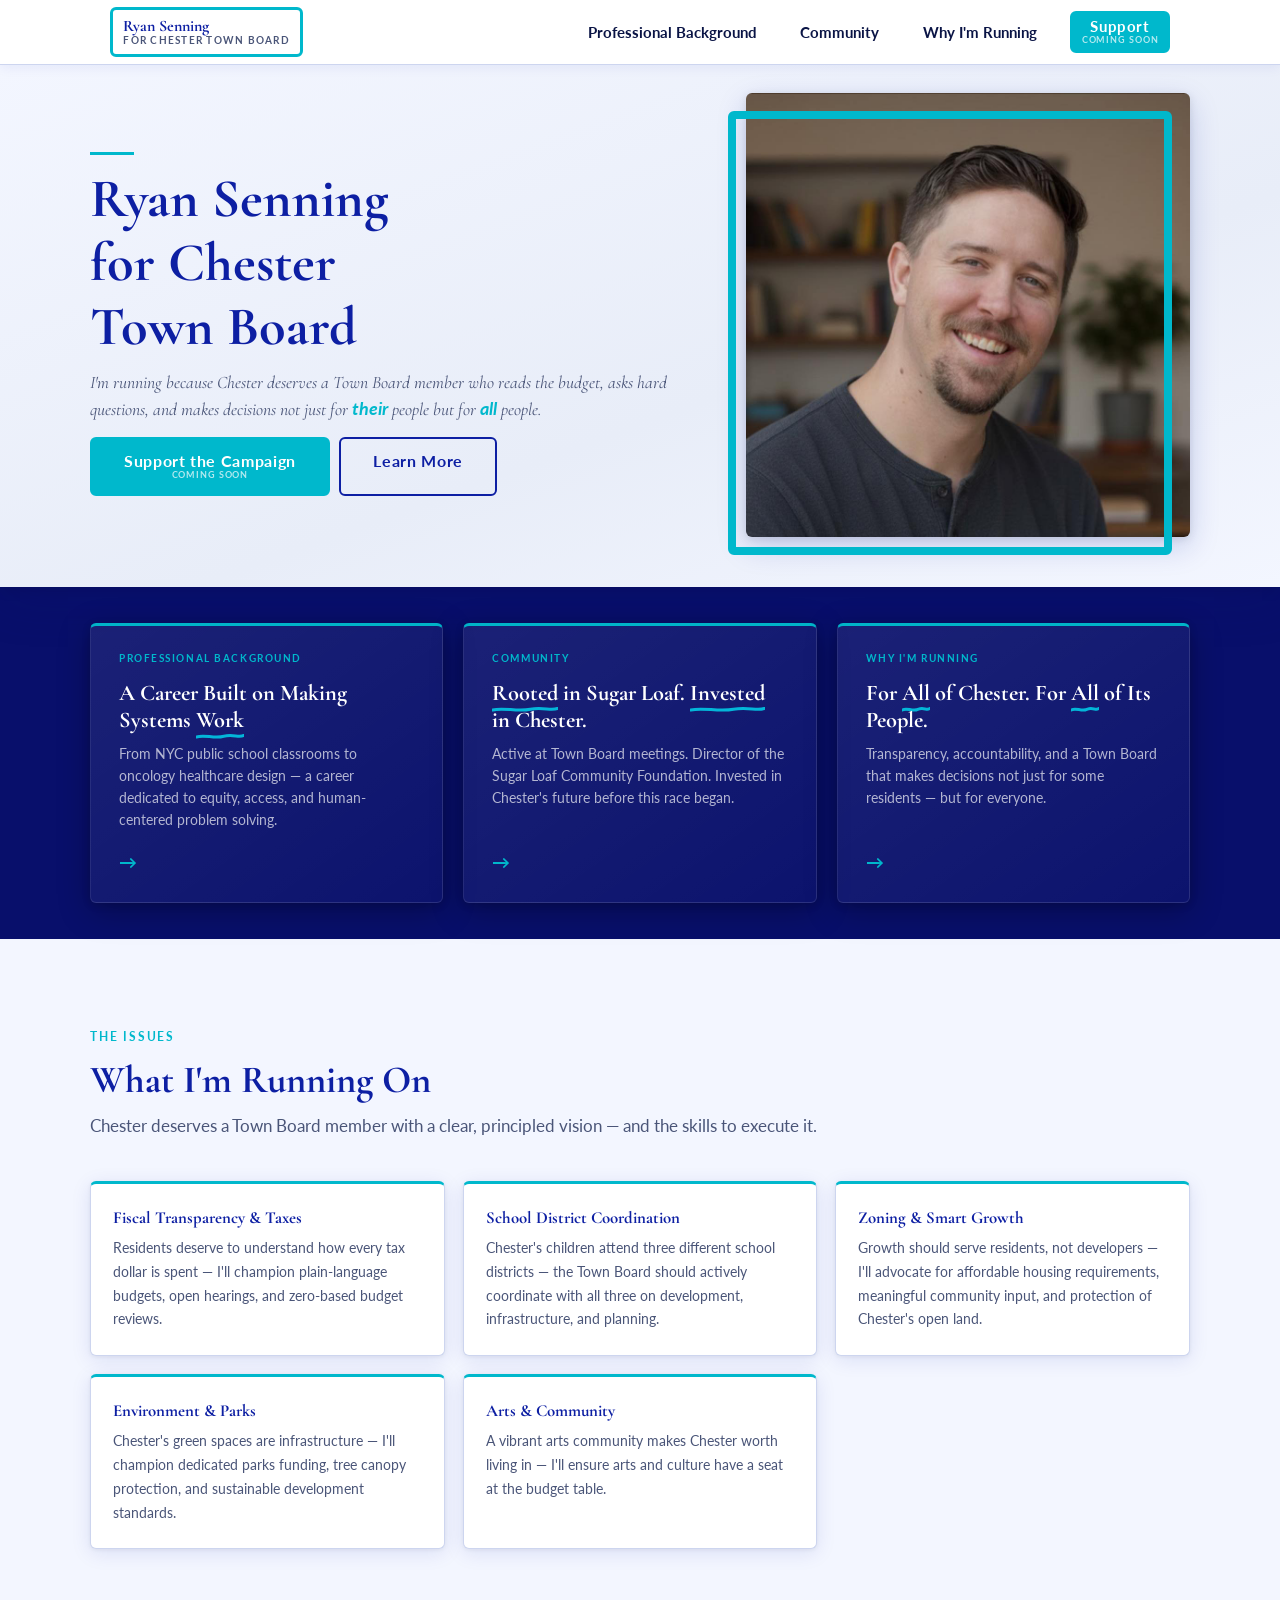
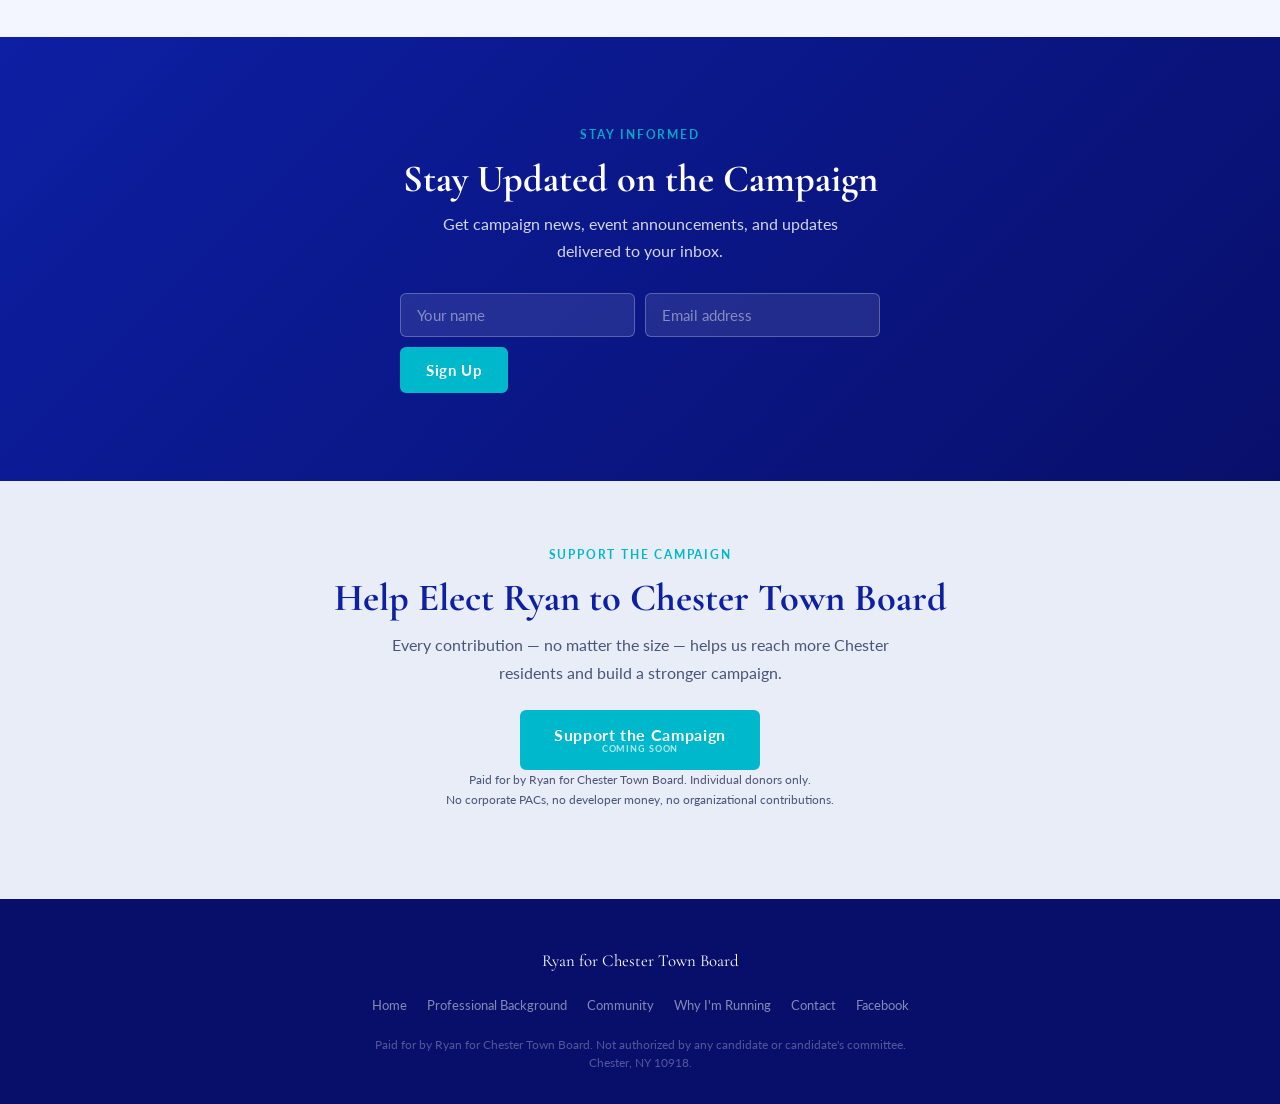
<file: index.html>
<!DOCTYPE html>
<html lang="en">
<head>
  <meta charset="UTF-8">
  <meta name="viewport" content="width=device-width, initial-scale=1.0">
  <title>Ryan Senning for Chester Town Board</title>
  <meta name="description" content="Ryan Senning is running for Chester Town Board. Fiscal accountability, smart growth, and a town government that works for the people who live here.">
  <link rel="preconnect" href="https://fonts.googleapis.com">
  <link rel="preconnect" href="https://fonts.gstatic.com" crossorigin>
  <link href="https://fonts.googleapis.com/css2?family=Cormorant+Garamond:ital,wght@0,400;0,600;0,700;1,400;1,600&family=Lato:wght@300;400;700&display=swap" rel="stylesheet">
  <link rel="stylesheet" href="css/styles.css?v=5">
  <!-- Google tag (gtag.js) -->
  <script async src="https://www.googletagmanager.com/gtag/js?id=G-EJHV6Q003W"></script>
  <script>
    window.dataLayer = window.dataLayer || [];
    function gtag(){dataLayer.push(arguments);}
    gtag('js', new Date());
    gtag('config', 'G-EJHV6Q003W');
  </script>
</head>
<body>

  <!-- NAVIGATION -->
  <nav class="site-nav" role="navigation" aria-label="Main navigation">
    <div class="nav-inner">
      <a href="index.html" class="nav-brand">
        Ryan Senning
        <span class="nav-brand-sub">for Chester Town Board</span>
      </a>
      <button class="nav-toggle" aria-label="Toggle menu" aria-expanded="false">
        <span></span><span></span><span></span>
      </button>
      <ul class="nav-menu" role="list">
        <li><a href="about.html">Professional Background</a></li>
        <li><a href="community.html">Community</a></li>
        <li><a href="why.html">Why I'm Running</a></li>
        <li><a href="https://www.actblue.com/PLACEHOLDER" class="btn btn--donate">Support</a></li>
      </ul>
    </div>
    <div class="nav-drawer" role="navigation" aria-label="Mobile navigation">
      <a href="about.html">Professional Background</a>
      <a href="community.html">Community</a>
      <a href="why.html">Why I'm Running</a>
      <a href="https://www.actblue.com/PLACEHOLDER" class="btn btn--donate">Support</a>
    </div>
  </nav>

  <!-- HERO -->
  <section class="hero">
    <div class="hero-inner">
      <div class="hero-text">
        <div class="hero-rule"></div>
        <h1>Ryan Senning<br>for Chester<br>Town Board</h1>
        <p class="hero-tagline">I'm running because Chester deserves a Town Board member who reads the budget, asks hard questions, and makes decisions not just for <span class="tagline-accent">their</span> people but for <span class="tagline-accent">all</span> people.</p>
        <div class="hero-ctas">
          <a href="https://www.actblue.com/PLACEHOLDER" class="btn btn--donate btn--lg">Support the Campaign</a>
          <a href="why.html" class="btn btn--outline btn--lg">Learn More</a>
        </div>
      </div>
      <div class="hero-photo">
        <img src="images/headshot.jpg" alt="Ryan Senning, candidate for Chester Town Board">
      </div>
    </div>
  </section>

  <!-- NAV TILES -->
  <section class="nav-tiles">
    <div class="nav-tiles-inner">
      <a href="about.html" class="nav-tile">
        <span class="nav-tile-eyebrow">Professional Background</span>
        <h2>A Career Built on Making Systems <span class="marker">Work</span></h2>
        <p>From NYC public school classrooms to oncology healthcare design — a career dedicated to equity, access, and human-centered problem solving.</p>
        <span class="nav-tile-arrow">→</span>
      </a>
      <a href="community.html" class="nav-tile">
        <span class="nav-tile-eyebrow">Community</span>
        <h2><span class="marker">Rooted</span> in Sugar Loaf. <span class="marker">Invested</span> in Chester.</h2>
        <p>Active at Town Board meetings. Director of the Sugar Loaf Community Foundation. Invested in Chester's future before this race began.</p>
        <span class="nav-tile-arrow">→</span>
      </a>
      <a href="why.html" class="nav-tile">
        <span class="nav-tile-eyebrow">Why I'm Running</span>
        <h2>For <span class="marker">All</span> of Chester. For <span class="marker">All</span> of Its People.</h2>
        <p>Transparency, accountability, and a Town Board that makes decisions not just for some residents — but for everyone.</p>
        <span class="nav-tile-arrow">→</span>
      </a>
    </div>
  </section>

  <!-- ISSUES -->
  <section class="section-pad section--cream">
    <div class="section-inner">
      <div class="section-header">
        <span class="eyebrow">The Issues</span>
        <h2>What I'm Running On</h2>
        <p>Chester deserves a Town Board member with a clear, principled vision — and the skills to execute it.</p>
      </div>
      <div class="issues-grid">
        <div class="issue-card">
          <h3>Fiscal Transparency &amp; Taxes</h3>
          <p>Residents deserve to understand how every tax dollar is spent — I'll champion plain-language budgets, open hearings, and zero-based budget reviews.</p>
        </div>
        <div class="issue-card">
          <h3>School District Coordination</h3>
          <p>Chester's children attend three different school districts — the Town Board should actively coordinate with all three on development, infrastructure, and planning.</p>
        </div>
        <div class="issue-card">
          <h3>Zoning &amp; Smart Growth</h3>
          <p>Growth should serve residents, not developers — I'll advocate for affordable housing requirements, meaningful community input, and protection of Chester's open land.</p>
        </div>
        <div class="issue-card">
          <h3>Environment &amp; Parks</h3>
          <p>Chester's green spaces are infrastructure — I'll champion dedicated parks funding, tree canopy protection, and sustainable development standards.</p>
        </div>
        <div class="issue-card">
          <h3>Arts &amp; Community</h3>
          <p>A vibrant arts community makes Chester worth living in — I'll ensure arts and culture have a seat at the budget table.</p>
        </div>
      </div>
    </div>
  </section>

  <!-- EMAIL CAPTURE -->
  <section class="section-pad section--navy">
    <div class="section-inner" style="text-align:center;">
      <span class="eyebrow">Stay Informed</span>
      <h2 style="color:white; margin-bottom:.5rem;">Stay Updated on the Campaign</h2>
      <p style="margin-bottom:1.75rem; max-width:420px; margin-left:auto; margin-right:auto;">Get campaign news, event announcements, and updates delivered to your inbox.</p>
      <div class="email-form-wrap">
        <form class="email-form" action="https://formspree.io/f/xqewyeeq" method="POST">
          <input type="text"  name="name"  placeholder="Your name"  required>
          <input type="email" name="email" placeholder="Email address" required>
          <button type="submit">Sign Up</button>
        </form>
      </div>
    </div>
  </section>

  <!-- DONATE STRIP -->
  <div class="donate-strip">
    <span class="eyebrow">Support the Campaign</span>
    <h2>Help Elect Ryan to Chester Town Board</h2>
    <p>Every contribution — no matter the size — helps us reach more Chester residents and build a stronger campaign.</p>
    <a href="https://www.actblue.com/PLACEHOLDER" class="btn btn--donate btn--lg">Support the Campaign</a>
    <p class="donate-disclaimer">Paid for by Ryan for Chester Town Board. Individual donors only.<br>No corporate PACs, no developer money, no organizational contributions.</p>
  </div>

  <!-- FOOTER -->
  <footer class="site-footer">
    <div class="footer-inner">
      <p class="footer-committee">Ryan for Chester Town Board</p>
      <nav class="footer-links" aria-label="Footer navigation">
        <a href="index.html">Home</a>
        <a href="about.html">Professional Background</a>
        <a href="community.html">Community</a>
        <a href="why.html">Why I'm Running</a>
        <a href="mailto:ryan.senning@gmail.com">Contact</a>
        <a href="https://www.facebook.com/rsenning/">Facebook</a>
      </nav>
      <p class="footer-disclaimer">Paid for by Ryan for Chester Town Board. Not authorized by any candidate or candidate's committee. Chester, NY 10918.</p>
    </div>
  </footer>

  <script src="js/nav.js"></script>
</body>
</html>
</file>
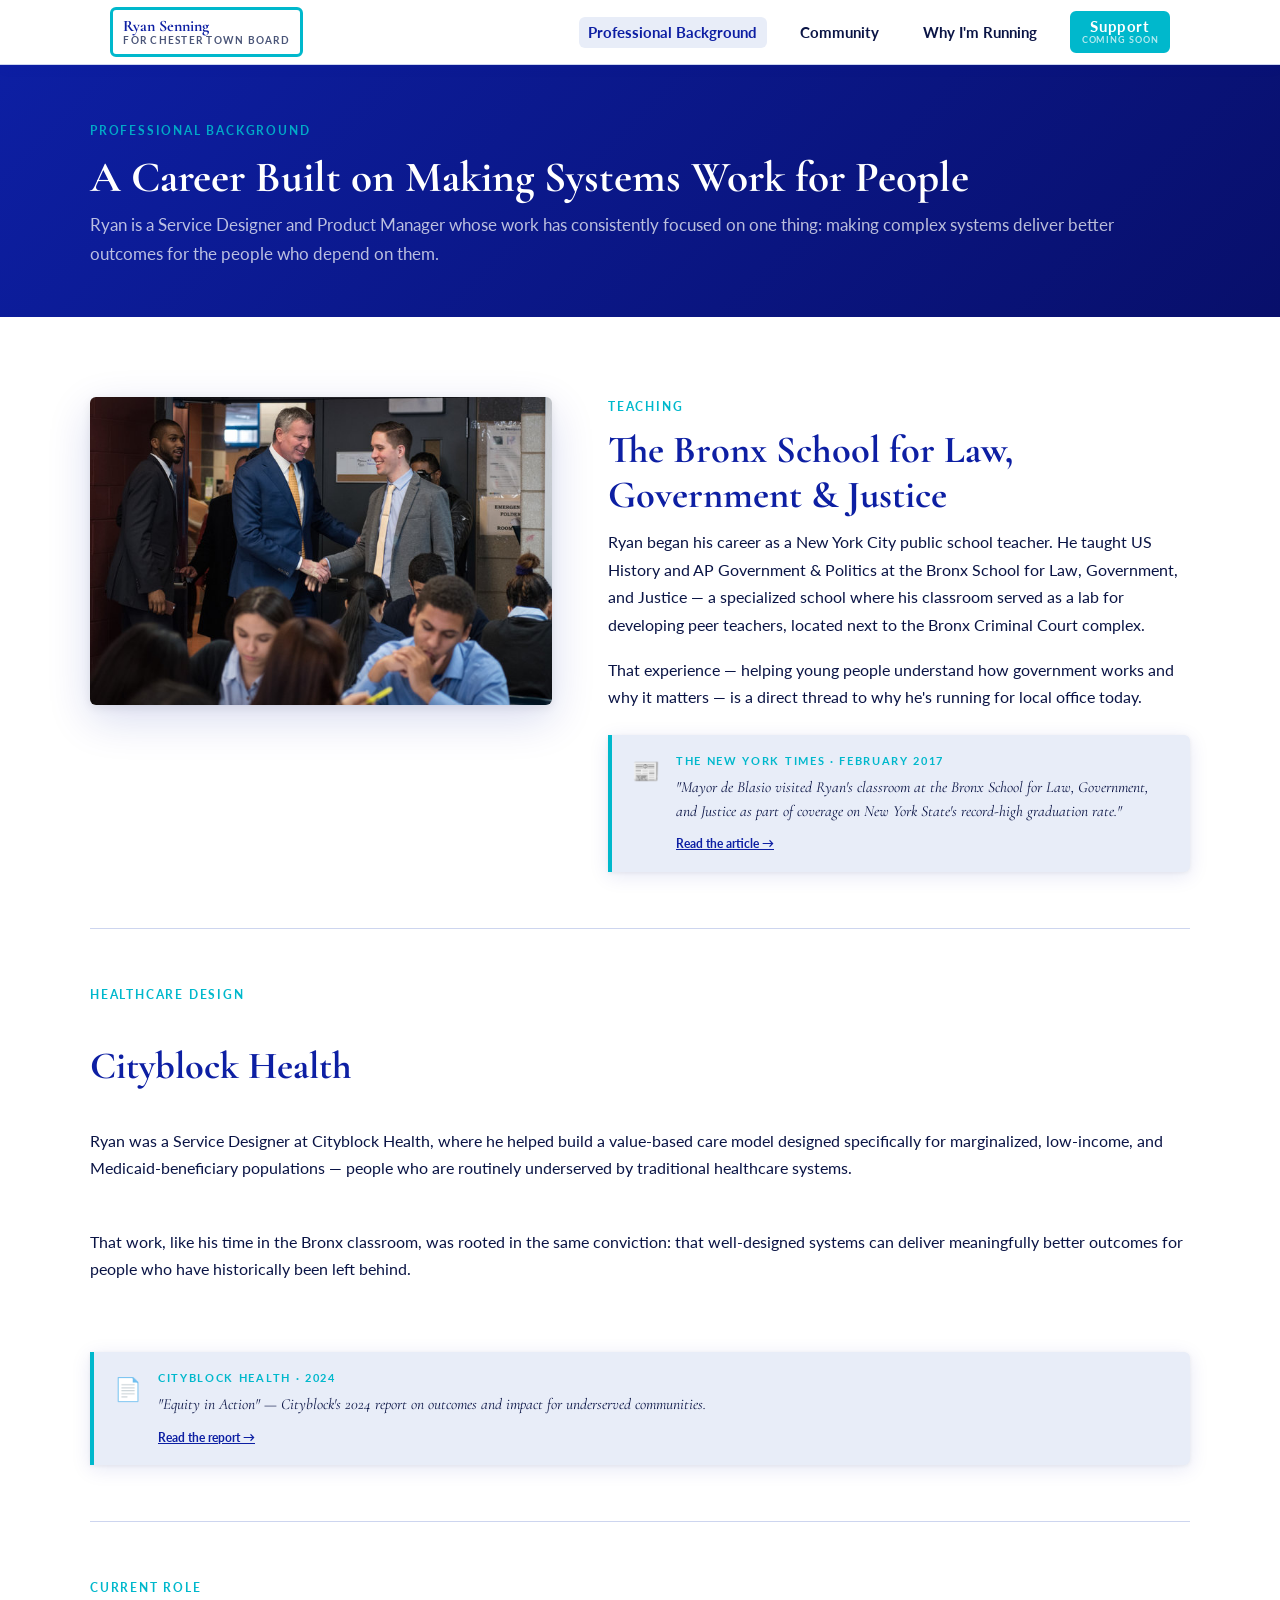
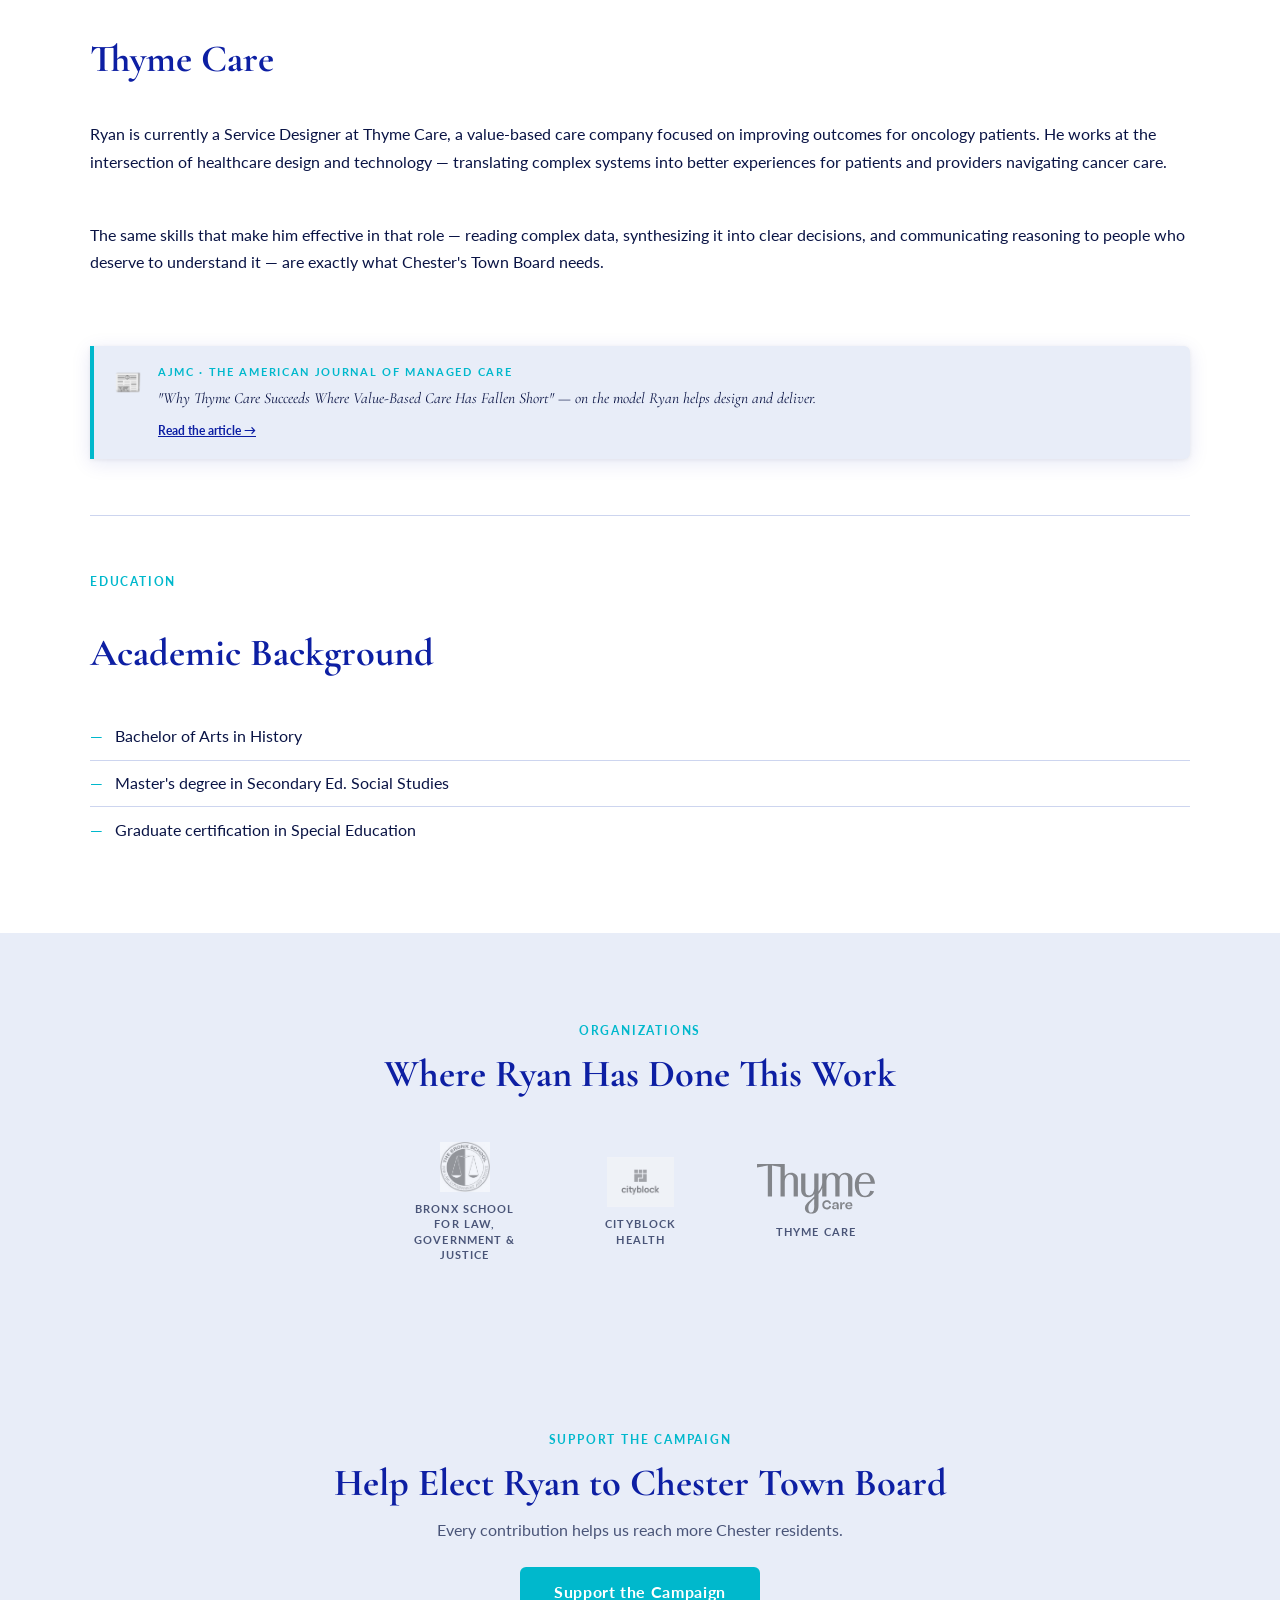
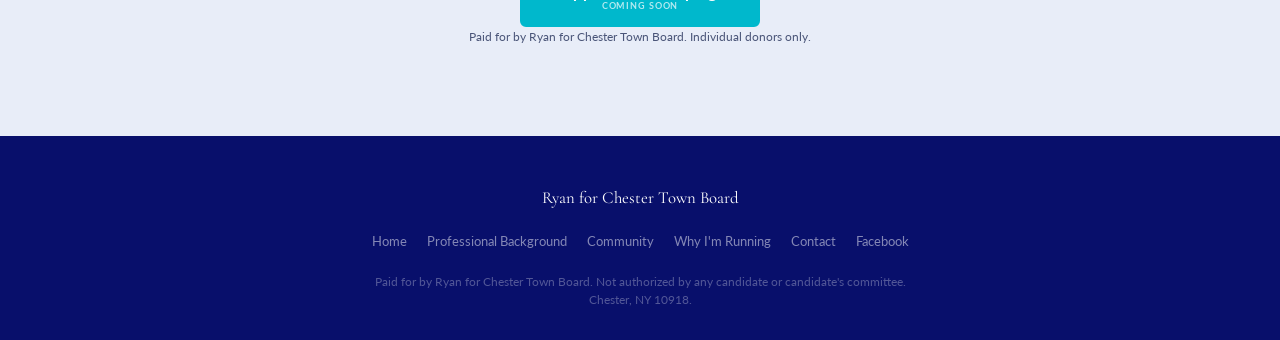
<file: about.html>
<!DOCTYPE html>
<html lang="en">
<head>
  <meta charset="UTF-8">
  <meta name="viewport" content="width=device-width, initial-scale=1.0">
  <title>Professional Background — Ryan Senning for Chester Town Board</title>
  <meta name="description" content="Ryan Senning's professional background: NYC public school teacher, Service Designer at Cityblock Health and Thyme Care.">
  <link rel="preconnect" href="https://fonts.googleapis.com">
  <link rel="preconnect" href="https://fonts.gstatic.com" crossorigin>
  <link href="https://fonts.googleapis.com/css2?family=Cormorant+Garamond:ital,wght@0,400;0,600;0,700;1,400;1,600&family=Lato:wght@300;400;700&display=swap" rel="stylesheet">
  <link rel="stylesheet" href="css/styles.css?v=5">
  <!-- Google tag (gtag.js) -->
  <script async src="https://www.googletagmanager.com/gtag/js?id=G-EJHV6Q003W"></script>
  <script>
    window.dataLayer = window.dataLayer || [];
    function gtag(){dataLayer.push(arguments);}
    gtag('js', new Date());
    gtag('config', 'G-EJHV6Q003W');
  </script>
</head>
<body>

  <!-- NAVIGATION -->
  <nav class="site-nav" role="navigation" aria-label="Main navigation">
    <div class="nav-inner">
      <a href="index.html" class="nav-brand">
        Ryan Senning
        <span class="nav-brand-sub">for Chester Town Board</span>
      </a>
      <button class="nav-toggle" aria-label="Toggle menu" aria-expanded="false">
        <span></span><span></span><span></span>
      </button>
      <ul class="nav-menu" role="list">
        <li><a href="about.html">Professional Background</a></li>
        <li><a href="community.html">Community</a></li>
        <li><a href="why.html">Why I'm Running</a></li>
        <li><a href="https://www.actblue.com/PLACEHOLDER" class="btn btn--donate">Support</a></li>
      </ul>
    </div>
    <div class="nav-drawer" role="navigation" aria-label="Mobile navigation">
      <a href="about.html">Professional Background</a>
      <a href="community.html">Community</a>
      <a href="why.html">Why I'm Running</a>
      <a href="https://www.actblue.com/PLACEHOLDER" class="btn btn--donate">Support</a>
    </div>
  </nav>

  <!-- PAGE HEADER -->
  <header class="page-header">
    <div class="page-header-inner">
      <span class="eyebrow">Professional Background</span>
      <h1>A Career Built on Making Systems Work for People</h1>
      <p>Ryan is a Service Designer and Product Manager whose work has consistently focused on one thing: making complex systems deliver better outcomes for the people who depend on them.</p>
    </div>
  </header>

  <!-- BIO CONTENT -->
  <section class="bio-section">
    <div class="bio-inner">

      <!-- TEACHING -->
      <div class="bio-block bio-block--with-photo">
        <div class="bio-photo">
          <img src="images/deblasio.jpg" alt="Ryan Senning shaking hands with Mayor Bill de Blasio in his classroom at the Bronx School for Law, Government, and Justice, February 2017">
        </div>
        <div class="bio-text">
          <span class="eyebrow">Teaching</span>
          <h2>The Bronx School for Law, Government &amp; Justice</h2>
          <p>Ryan began his career as a New York City public school teacher. He taught US History and AP Government &amp; Politics at the Bronx School for Law, Government, and Justice — a specialized school where his classroom served as a lab for developing peer teachers, located next to the Bronx Criminal Court complex.</p>
          <p>That experience — helping young people understand how government works and why it matters — is a direct thread to why he's running for local office today.</p>

          <a href="https://www.nytimes.com/2017/02/10/nyregion/graduation-rate-in-new-york-state-hits-a-new-high-79-4.html"
             class="press-badge"
             target="_blank"
             rel="noopener noreferrer">
            <div class="press-badge-icon">📰</div>
            <div>
              <p class="press-outlet">The New York Times · February 2017</p>
              <p class="press-quote">"Mayor de Blasio visited Ryan's classroom at the Bronx School for Law, Government, and Justice as part of coverage on New York State's record-high graduation rate."</p>
              <span class="press-read-more">Read the article →</span>
            </div>
          </a>
        </div>
      </div>

      <!-- CITYBLOCK -->
      <div class="bio-block">
        <span class="eyebrow">Healthcare Design</span>
        <h2>Cityblock Health</h2>
        <p>Ryan was a Service Designer at Cityblock Health, where he helped build a value-based care model designed specifically for marginalized, low-income, and Medicaid-beneficiary populations — people who are routinely underserved by traditional healthcare systems.</p>
        <p>That work, like his time in the Bronx classroom, was rooted in the same conviction: that well-designed systems can deliver meaningfully better outcomes for people who have historically been left behind.</p>

        <a href="https://www.cityblock.com/equity-2024"
           class="press-badge"
           target="_blank"
           rel="noopener noreferrer">
          <div class="press-badge-icon">📄</div>
          <div>
            <p class="press-outlet">Cityblock Health · 2024</p>
            <p class="press-quote">"Equity in Action" — Cityblock's 2024 report on outcomes and impact for underserved communities.</p>
            <span class="press-read-more">Read the report →</span>
          </div>
        </a>
      </div>

      <!-- THYME CARE -->
      <div class="bio-block">
        <span class="eyebrow">Current Role</span>
        <h2>Thyme Care</h2>
        <p>Ryan is currently a Service Designer at Thyme Care, a value-based care company focused on improving outcomes for oncology patients. He works at the intersection of healthcare design and technology — translating complex systems into better experiences for patients and providers navigating cancer care.</p>
        <p>The same skills that make him effective in that role — reading complex data, synthesizing it into clear decisions, and communicating reasoning to people who deserve to understand it — are exactly what Chester's Town Board needs.</p>

        <a href="https://www.ajmc.com/view/why-thyme-care-succeeds-where-value-based-care-has-fallen-short"
           class="press-badge"
           target="_blank"
           rel="noopener noreferrer">
          <div class="press-badge-icon">📰</div>
          <div>
            <p class="press-outlet">AJMC · The American Journal of Managed Care</p>
            <p class="press-quote">"Why Thyme Care Succeeds Where Value-Based Care Has Fallen Short" — on the model Ryan helps design and deliver.</p>
            <span class="press-read-more">Read the article →</span>
          </div>
        </a>
      </div>

      <!-- EDUCATION -->
      <div class="bio-block">
        <span class="eyebrow">Education</span>
        <h2>Academic Background</h2>
        <ul class="education-list">
          <li>Bachelor of Arts in History</li>
          <li>Master's degree in Secondary Ed. Social Studies</li>
          <li>Graduate certification in Special Education</li>
        </ul>
      </div>

    </div>
  </section>

  <!-- LOGO ROW -->
  <section class="section-pad section--gray">
    <div class="section-inner" style="text-align:center;">
      <span class="eyebrow">Organizations</span>
      <h2>Where Ryan Has Done This Work</h2>
      <div class="logo-row">
        <div class="logo-item">
          <img src="images/bronx-school.png" alt="The Bronx School for Law, Government and Justice">
          <span>Bronx School for Law,<br>Government &amp; Justice</span>
        </div>
        <div class="logo-item">
          <img src="images/cityblock-logo.png" alt="Cityblock Health">
          <span>Cityblock Health</span>
        </div>
        <div class="logo-item">
          <img src="images/thymecare-logo.svg" alt="Thyme Care">
          <span>Thyme Care</span>
        </div>
      </div>
    </div>
  </section>

  <!-- DONATE STRIP -->
  <div class="donate-strip">
    <span class="eyebrow">Support the Campaign</span>
    <h2>Help Elect Ryan to Chester Town Board</h2>
    <p>Every contribution helps us reach more Chester residents.</p>
    <a href="https://www.actblue.com/PLACEHOLDER" class="btn btn--donate btn--lg">Support the Campaign</a>
    <p class="donate-disclaimer">Paid for by Ryan for Chester Town Board. Individual donors only.</p>
  </div>

  <!-- FOOTER -->
  <footer class="site-footer">
    <div class="footer-inner">
      <p class="footer-committee">Ryan for Chester Town Board</p>
      <nav class="footer-links" aria-label="Footer navigation">
        <a href="index.html">Home</a>
        <a href="about.html">Professional Background</a>
        <a href="community.html">Community</a>
        <a href="why.html">Why I'm Running</a>
        <a href="mailto:ryan.senning@gmail.com">Contact</a>
        <a href="https://www.facebook.com/rsenning/">Facebook</a>
      </nav>
      <p class="footer-disclaimer">Paid for by Ryan for Chester Town Board. Not authorized by any candidate or candidate's committee. Chester, NY 10918.</p>
    </div>
  </footer>

  <script src="js/nav.js"></script>
</body>
</html>
</file>
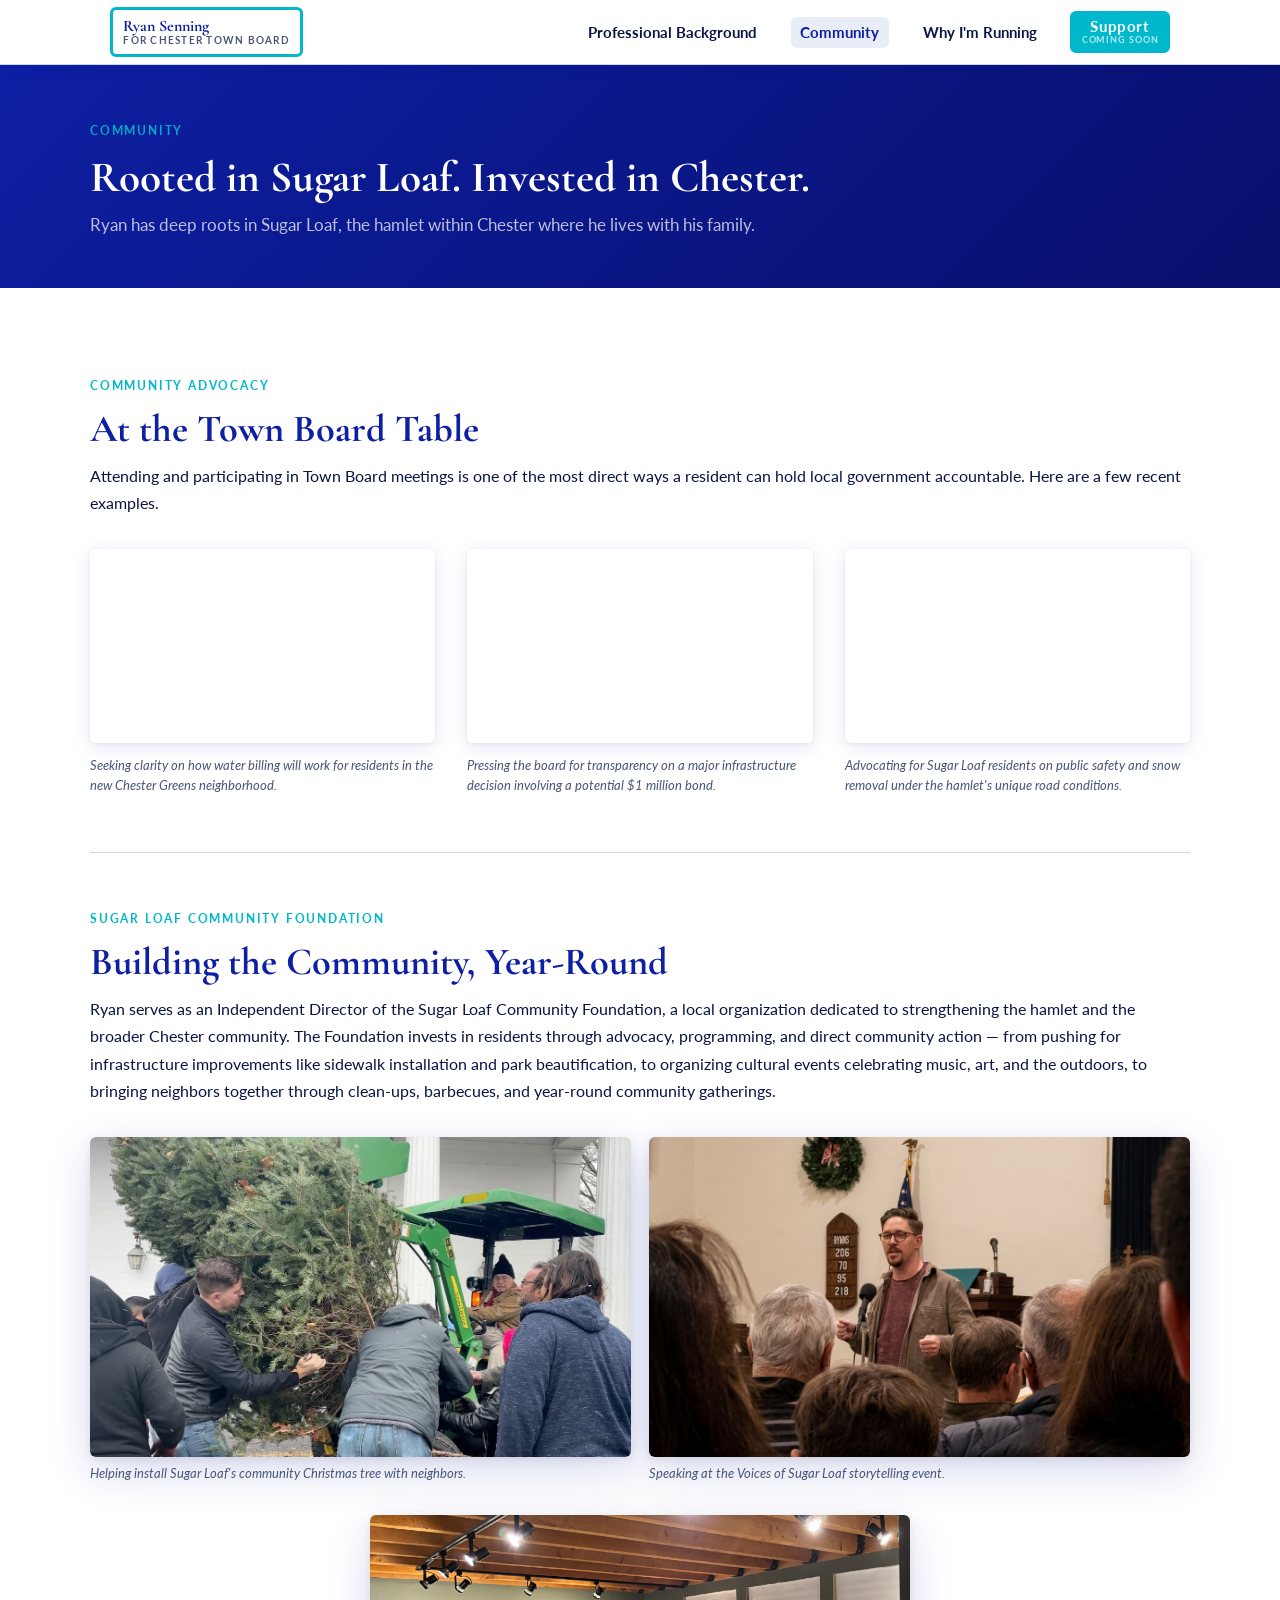
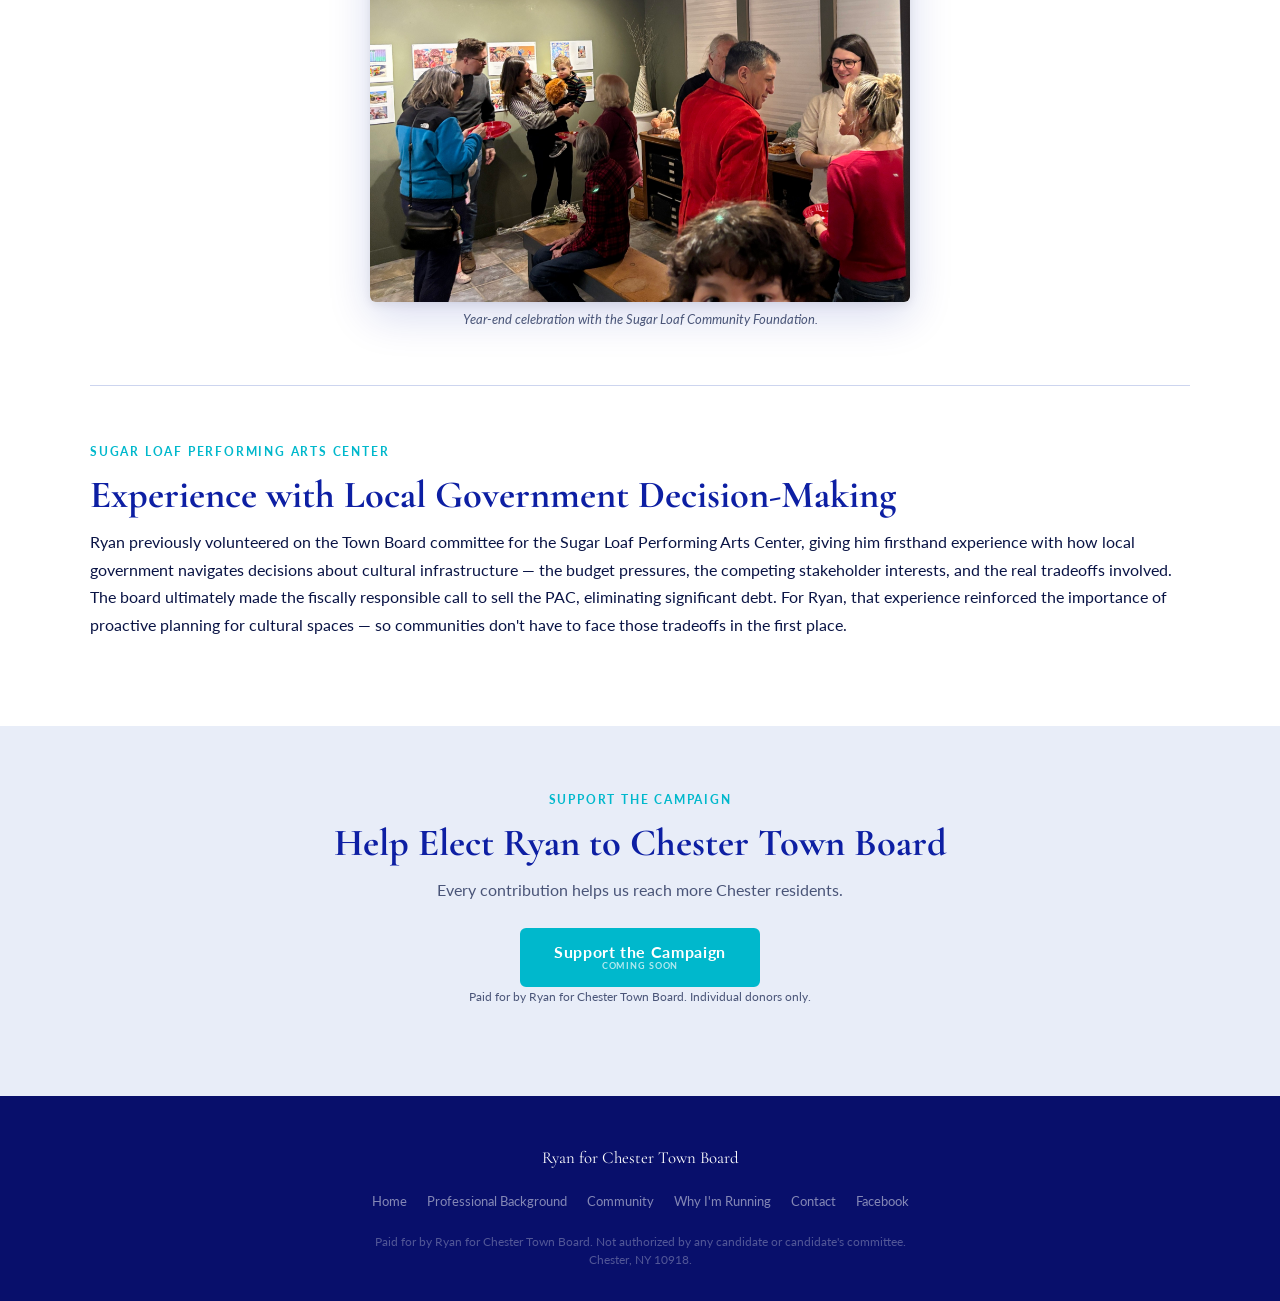
<file: community.html>
<!DOCTYPE html>
<html lang="en">
<head>
  <meta charset="UTF-8">
  <meta name="viewport" content="width=device-width, initial-scale=1.0">
  <title>Community — Ryan Senning for Chester Town Board</title>
  <meta name="description" content="Ryan Senning's deep roots in Sugar Loaf and Chester — his community involvement predates this campaign by years.">
  <link rel="preconnect" href="https://fonts.googleapis.com">
  <link rel="preconnect" href="https://fonts.gstatic.com" crossorigin>
  <link href="https://fonts.googleapis.com/css2?family=Cormorant+Garamond:ital,wght@0,400;0,600;0,700;1,400;1,600&family=Lato:wght@300;400;700&display=swap" rel="stylesheet">
  <link rel="stylesheet" href="css/styles.css?v=5">
  <!-- Google tag (gtag.js) -->
  <script async src="https://www.googletagmanager.com/gtag/js?id=G-EJHV6Q003W"></script>
  <script>
    window.dataLayer = window.dataLayer || [];
    function gtag(){dataLayer.push(arguments);}
    gtag('js', new Date());
    gtag('config', 'G-EJHV6Q003W');
  </script>
</head>
<body>

  <!-- NAVIGATION -->
  <nav class="site-nav" role="navigation" aria-label="Main navigation">
    <div class="nav-inner">
      <a href="index.html" class="nav-brand">
        Ryan Senning
        <span class="nav-brand-sub">for Chester Town Board</span>
      </a>
      <button class="nav-toggle" aria-label="Toggle menu" aria-expanded="false">
        <span></span><span></span><span></span>
      </button>
      <ul class="nav-menu" role="list">
        <li><a href="about.html">Professional Background</a></li>
        <li><a href="community.html">Community</a></li>
        <li><a href="why.html">Why I'm Running</a></li>
        <li><a href="https://www.actblue.com/PLACEHOLDER" class="btn btn--donate">Support</a></li>
      </ul>
    </div>
    <div class="nav-drawer" role="navigation" aria-label="Mobile navigation">
      <a href="about.html">Professional Background</a>
      <a href="community.html">Community</a>
      <a href="why.html">Why I'm Running</a>
      <a href="https://www.actblue.com/PLACEHOLDER" class="btn btn--donate">Support</a>
    </div>
  </nav>

  <!-- PAGE HEADER -->
  <header class="page-header">
    <div class="page-header-inner">
      <span class="eyebrow">Community</span>
      <h1>Rooted in Sugar Loaf. Invested in Chester.</h1>
      <p>Ryan has deep roots in Sugar Loaf, the hamlet within Chester where he lives with his family.</p>
    </div>
  </header>

  <!-- COMMUNITY CONTENT -->
  <section class="section-pad">
    <div class="section-inner">

      <!-- TOWN BOARD ADVOCACY -->
      <div class="community-block">
        <span class="eyebrow">Community Advocacy</span>
        <h2>At the Town Board Table</h2>
        <p>Attending and participating in Town Board meetings is one of the most direct ways a resident can hold local government accountable. Here are a few recent examples.</p>

        <div class="video-grid">
          <div class="video-item">
            <div class="video-wrapper">
              <iframe src="https://www.youtube.com/embed/a9JJyTHynPA?start=1494" frameborder="0" allowfullscreen></iframe>
            </div>
            <p class="video-caption">Seeking clarity on how water billing will work for residents in the new Chester Greens neighborhood.</p>
          </div>
          <div class="video-item">
            <div class="video-wrapper">
              <iframe src="https://www.youtube.com/embed/muXry_iU2Ss?start=7872" frameborder="0" allowfullscreen></iframe>
            </div>
            <p class="video-caption">Pressing the board for transparency on a major infrastructure decision involving a potential $1 million bond.</p>
          </div>
          <div class="video-item">
            <div class="video-wrapper">
              <iframe src="https://www.youtube.com/embed/rb7diM0HIlw?start=5247" frameborder="0" allowfullscreen></iframe>
            </div>
            <p class="video-caption">Advocating for Sugar Loaf residents on public safety and snow removal under the hamlet's unique road conditions.</p>
          </div>
        </div>
      </div>

      <!-- SUGAR LOAF COMMUNITY FOUNDATION + VOICES -->
      <div class="community-block">
        <span class="eyebrow">Sugar Loaf Community Foundation</span>
        <h2>Building the Community, Year-Round</h2>
        <p>Ryan serves as an Independent Director of the Sugar Loaf Community Foundation, a local organization dedicated to strengthening the hamlet and the broader Chester community. The Foundation invests in residents through advocacy, programming, and direct community action — from pushing for infrastructure improvements like sidewalk installation and park beautification, to organizing cultural events celebrating music, art, and the outdoors, to bringing neighbors together through clean-ups, barbecues, and year-round community gatherings.</p>

        <div class="photo-grid">
          <div class="photo-item">
            <img src="images/christmas-tree.jpg" alt="Ryan Senning and neighbors helping install Sugar Loaf's community Christmas tree">
            <p class="photo-caption">Helping install Sugar Loaf's community Christmas tree with neighbors.</p>
          </div>
          <div class="photo-item">
            <img src="images/newvoices.jpg" alt="Ryan Senning speaking at the Voices of Sugar Loaf storytelling event">
            <p class="photo-caption">Speaking at the Voices of Sugar Loaf storytelling event.</p>
          </div>
        </div>

        <div class="voices-photo" style="margin-top:2rem; display:flex; flex-direction:column; align-items:center; text-align:center;">
          <img src="images/art-gallery.jpg" alt="Community members gathered at a Sugar Loaf art gallery for the Foundation's year-end celebration">
          <p class="photo-caption" style="margin-top:.6rem;">Year-end celebration with the Sugar Loaf Community Foundation.</p>
        </div>
      </div>

      <!-- SUGAR LOAF PERFORMING ARTS CENTER -->
      <div class="community-block">
        <span class="eyebrow">Sugar Loaf Performing Arts Center</span>
        <h2>Experience with Local Government Decision-Making</h2>
        <p>Ryan previously volunteered on the Town Board committee for the Sugar Loaf Performing Arts Center, giving him firsthand experience with how local government navigates decisions about cultural infrastructure — the budget pressures, the competing stakeholder interests, and the real tradeoffs involved. The board ultimately made the fiscally responsible call to sell the PAC, eliminating significant debt. For Ryan, that experience reinforced the importance of proactive planning for cultural spaces — so communities don't have to face those tradeoffs in the first place.</p>
      </div>

    </div>
  </section>

  <!-- DONATE STRIP -->
  <div class="donate-strip">
    <span class="eyebrow">Support the Campaign</span>
    <h2>Help Elect Ryan to Chester Town Board</h2>
    <p>Every contribution helps us reach more Chester residents.</p>
    <a href="https://www.actblue.com/PLACEHOLDER" class="btn btn--donate btn--lg">Support the Campaign</a>
    <p class="donate-disclaimer">Paid for by Ryan for Chester Town Board. Individual donors only.</p>
  </div>

  <!-- FOOTER -->
  <footer class="site-footer">
    <div class="footer-inner">
      <p class="footer-committee">Ryan for Chester Town Board</p>
      <nav class="footer-links" aria-label="Footer navigation">
        <a href="index.html">Home</a>
        <a href="about.html">Professional Background</a>
        <a href="community.html">Community</a>
        <a href="why.html">Why I'm Running</a>
        <a href="mailto:ryan.senning@gmail.com">Contact</a>
        <a href="https://www.facebook.com/rsenning/">Facebook</a>
      </nav>
      <p class="footer-disclaimer">Paid for by Ryan for Chester Town Board. Not authorized by any candidate or candidate's committee. Chester, NY 10918.</p>
    </div>
  </footer>

  <script src="js/nav.js"></script>
</body>
</html>
</file>
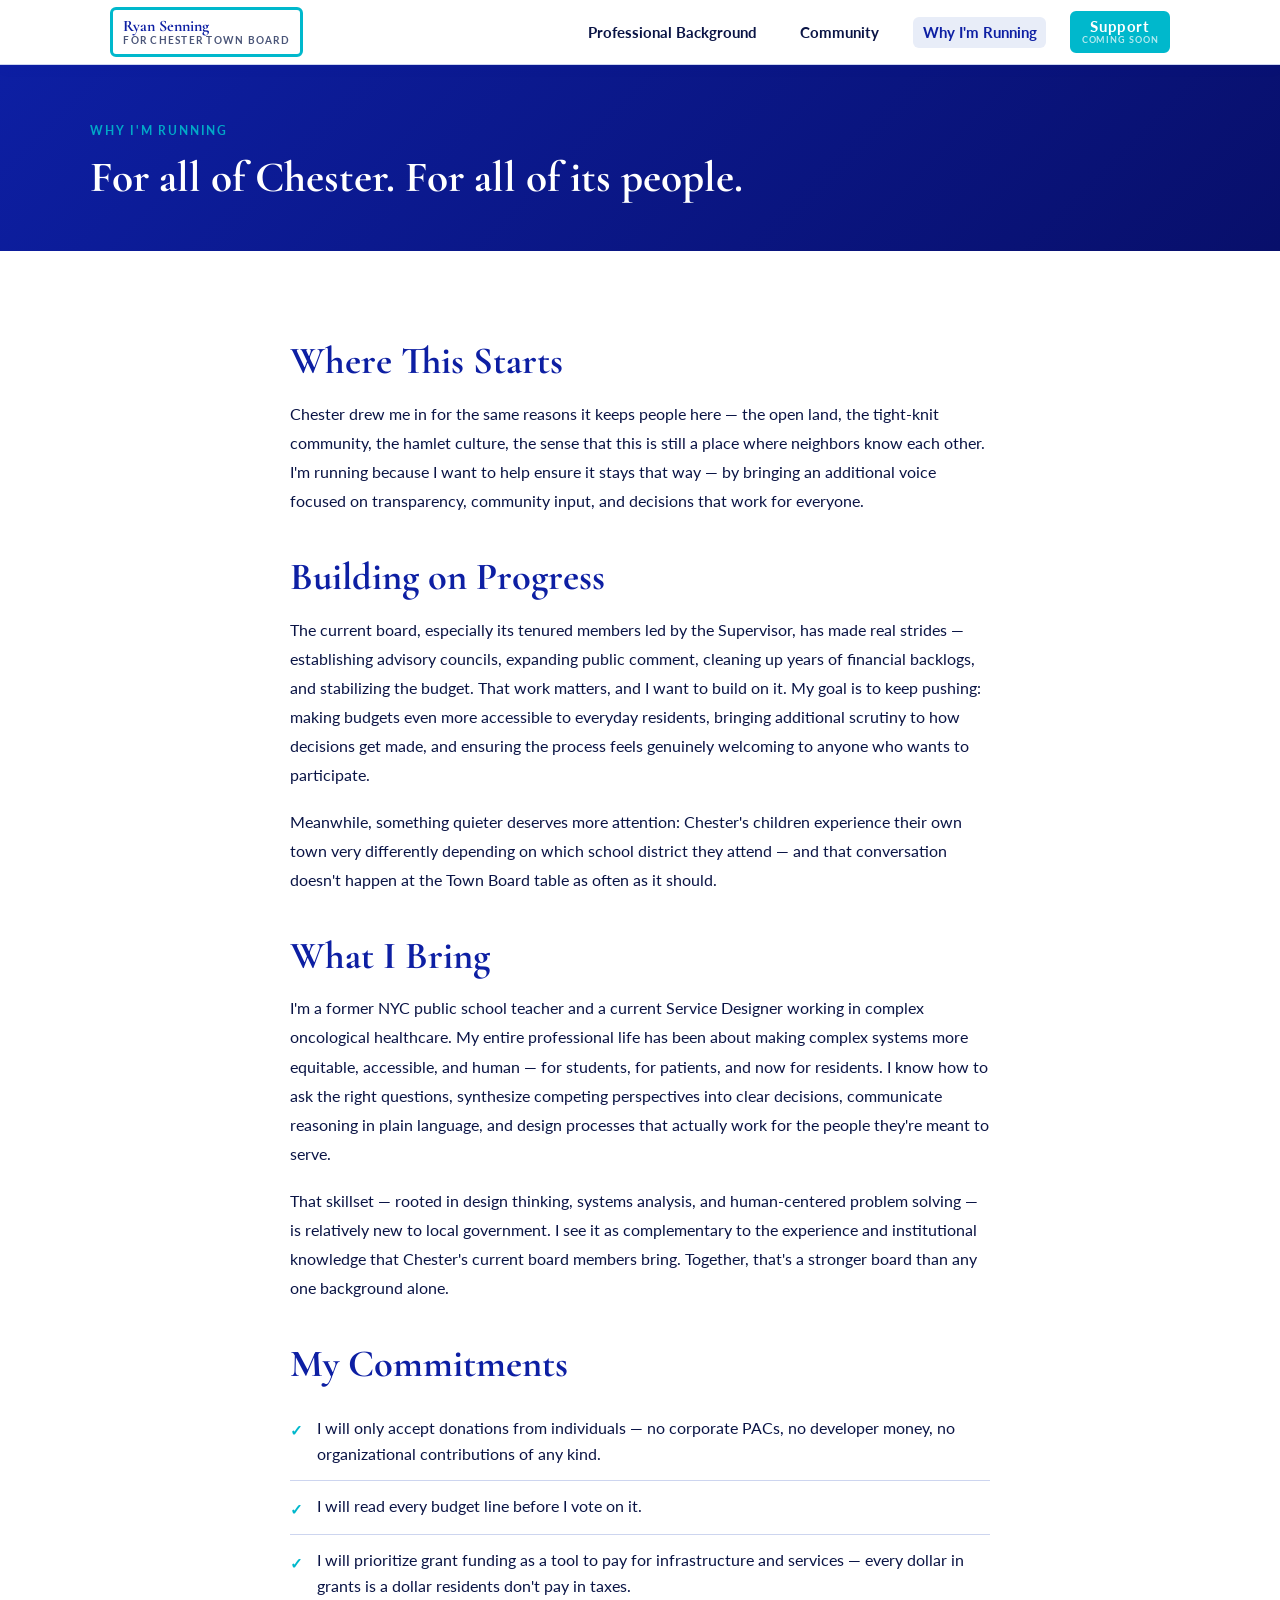
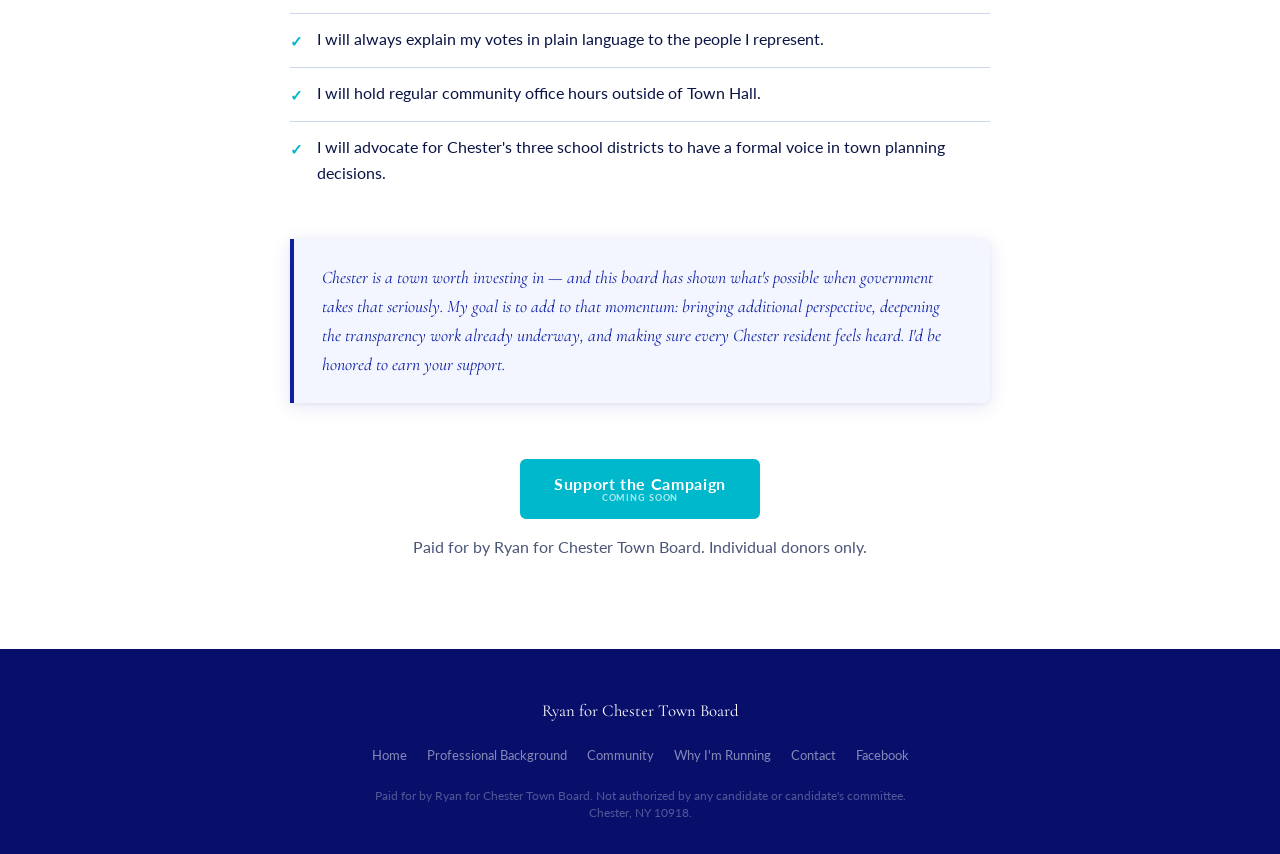
<file: why.html>
<!DOCTYPE html>
<html lang="en">
<head>
  <meta charset="UTF-8">
  <meta name="viewport" content="width=device-width, initial-scale=1.0">
  <title>Why I'm Running — Ryan Senning for Chester Town Board</title>
  <meta name="description" content="Ryan Senning explains why he's running for Chester Town Board — and what he's committing to if elected.">
  <link rel="preconnect" href="https://fonts.googleapis.com">
  <link rel="preconnect" href="https://fonts.gstatic.com" crossorigin>
  <link href="https://fonts.googleapis.com/css2?family=Cormorant+Garamond:ital,wght@0,400;0,600;0,700;1,400;1,600&family=Lato:wght@300;400;700&display=swap" rel="stylesheet">
  <link rel="stylesheet" href="css/styles.css?v=5">
  <!-- Google tag (gtag.js) -->
  <script async src="https://www.googletagmanager.com/gtag/js?id=G-EJHV6Q003W"></script>
  <script>
    window.dataLayer = window.dataLayer || [];
    function gtag(){dataLayer.push(arguments);}
    gtag('js', new Date());
    gtag('config', 'G-EJHV6Q003W');
  </script>
</head>
<body>

  <!-- NAVIGATION -->
  <nav class="site-nav" role="navigation" aria-label="Main navigation">
    <div class="nav-inner">
      <a href="index.html" class="nav-brand">
        Ryan Senning
        <span class="nav-brand-sub">for Chester Town Board</span>
      </a>
      <button class="nav-toggle" aria-label="Toggle menu" aria-expanded="false">
        <span></span><span></span><span></span>
      </button>
      <ul class="nav-menu" role="list">
        <li><a href="about.html">Professional Background</a></li>
        <li><a href="community.html">Community</a></li>
        <li><a href="why.html">Why I'm Running</a></li>
        <li><a href="https://www.actblue.com/PLACEHOLDER" class="btn btn--donate">Support</a></li>
      </ul>
    </div>
    <div class="nav-drawer" role="navigation" aria-label="Mobile navigation">
      <a href="about.html">Professional Background</a>
      <a href="community.html">Community</a>
      <a href="why.html">Why I'm Running</a>
      <a href="https://www.actblue.com/PLACEHOLDER" class="btn btn--donate">Support</a>
    </div>
  </nav>

  <!-- PAGE HEADER -->
  <header class="page-header">
    <div class="page-header-inner">
      <span class="eyebrow">Why I'm Running</span>
      <h1>For all of Chester. For all of its people.</h1>
    </div>
  </header>

  <!-- CONTENT -->
  <section class="section-pad">
    <div class="section-inner">
      <div class="why-content">

        <h2>Where This Starts</h2>
        <p>Chester drew me in for the same reasons it keeps people here — the open land, the tight-knit community, the hamlet culture, the sense that this is still a place where neighbors know each other. I'm running because I want to help ensure it stays that way — by bringing an additional voice focused on transparency, community input, and decisions that work for everyone.</p>

        <h2>Building on Progress</h2>
        <p>The current board, especially its tenured members led by the Supervisor, has made real strides — establishing advisory councils, expanding public comment, cleaning up years of financial backlogs, and stabilizing the budget. That work matters, and I want to build on it. My goal is to keep pushing: making budgets even more accessible to everyday residents, bringing additional scrutiny to how decisions get made, and ensuring the process feels genuinely welcoming to anyone who wants to participate.</p>
        <p>Meanwhile, something quieter deserves more attention: Chester's children experience their own town very differently depending on which school district they attend — and that conversation doesn't happen at the Town Board table as often as it should.</p>

        <h2>What I Bring</h2>
        <p>I'm a former NYC public school teacher and a current Service Designer working in complex oncological healthcare. My entire professional life has been about making complex systems more equitable, accessible, and human — for students, for patients, and now for residents. I know how to ask the right questions, synthesize competing perspectives into clear decisions, communicate reasoning in plain language, and design processes that actually work for the people they're meant to serve.</p>
        <p>That skillset — rooted in design thinking, systems analysis, and human-centered problem solving — is relatively new to local government. I see it as complementary to the experience and institutional knowledge that Chester's current board members bring. Together, that's a stronger board than any one background alone.</p>

        <h2>My Commitments</h2>
        <ul class="commitments">
          <li>I will only accept donations from individuals — no corporate PACs, no developer money, no organizational contributions of any kind.</li>
          <li>I will read every budget line before I vote on it.</li>
          <li>I will prioritize grant funding as a tool to pay for infrastructure and services — every dollar in grants is a dollar residents don't pay in taxes.</li>
          <li>I will always explain my votes in plain language to the people I represent.</li>
          <li>I will hold regular community office hours outside of Town Hall.</li>
          <li>I will advocate for Chester's three school districts to have a formal voice in town planning decisions.</li>
        </ul>

        <div class="why-closing">
          <p>Chester is a town worth investing in — and this board has shown what's possible when government takes that seriously. My goal is to add to that momentum: bringing additional perspective, deepening the transparency work already underway, and making sure every Chester resident feels heard. I'd be honored to earn your support.</p>
        </div>

        <div style="text-align:center; padding-top:1rem;">
          <a href="https://www.actblue.com/PLACEHOLDER" class="btn btn--donate btn--lg">Support the Campaign</a>
          <p class="donate-disclaimer" style="margin-top:.85rem;">Paid for by Ryan for Chester Town Board. Individual donors only.</p>
        </div>

      </div>
    </div>
  </section>

  <!-- FOOTER -->
  <footer class="site-footer">
    <div class="footer-inner">
      <p class="footer-committee">Ryan for Chester Town Board</p>
      <nav class="footer-links" aria-label="Footer navigation">
        <a href="index.html">Home</a>
        <a href="about.html">Professional Background</a>
        <a href="community.html">Community</a>
        <a href="why.html">Why I'm Running</a>
        <a href="mailto:ryan.senning@gmail.com">Contact</a>
        <a href="https://www.facebook.com/rsenning/">Facebook</a>
      </nav>
      <p class="footer-disclaimer">Paid for by Ryan for Chester Town Board. Not authorized by any candidate or candidate's committee. Chester, NY 10918.</p>
    </div>
  </footer>

  <script src="js/nav.js"></script>
</body>
</html>
</file>
<file: css/styles.css>
/* Ryan for Chester — Campaign Website
   Mobile-first stylesheet
   ================================================= */

/* === CUSTOM PROPERTIES === */
:root {
  --navy:        #0D1FA3;
  --navy-dark:   #080F6B;
  --navy-light:  #2035C0;
  --gold:        #00B8CC;
  --gold-hover:  #0099AA;
  --green:       #4A6741;
  --white:       #FFFFFF;
  --cream:       #F3F6FF;
  --gray-light:  #E8EDF8;
  --border:      #CDD5EF;
  --text:        #0A1445;
  --text-muted:  #4A5578;

  --serif:  'Cormorant Garamond', Georgia, 'Times New Roman', serif;
  --sans:   'Lato', 'Helvetica Neue', Helvetica, sans-serif;

  --max-w:  1100px;
  --pad-x:  1.25rem;
  --rad:    6px;
  --shadow:    0 4px 20px rgba(13,31,163,0.1),  0 1px 4px rgba(0,0,0,0.06);
  --shadow-lg: 0 14px 44px rgba(13,31,163,0.16), 0 3px 10px rgba(0,0,0,0.08);
}

/* === RESET === */
*, *::before, *::after { box-sizing: border-box; margin: 0; padding: 0; }
html { scroll-behavior: smooth; -webkit-text-size-adjust: 100%; }
body {
  font-family: var(--sans);
  font-size: 1rem;
  line-height: 1.72;
  color: var(--text);
  background: var(--white);
}
img { max-width: 100%; height: auto; display: block; }
a { color: var(--navy); }
a:hover { color: var(--gold); }
ul { list-style: none; }

/* === TYPOGRAPHY === */
h1, h2, h3, h4 {
  font-family: var(--serif);
  font-weight: 700;
  line-height: 1.18;
  color: var(--navy);
}
h1 { font-size: clamp(2.2rem, 5.5vw, 3.4rem); }
h2 { font-size: clamp(1.65rem, 3.8vw, 2.4rem); }
h3 { font-size: clamp(1.2rem, 2.8vw, 1.55rem); }

.eyebrow {
  display: block;
  font-family: var(--sans);
  font-size: .75rem;
  font-weight: 700;
  letter-spacing: .15em;
  text-transform: uppercase;
  color: var(--gold);
  margin-bottom: .65rem;
}

p { margin-bottom: 1.1em; }
p:last-child { margin-bottom: 0; }

/* === LAYOUT UTILITIES === */
.container {
  max-width: var(--max-w);
  margin: 0 auto;
  padding: 0 var(--pad-x);
}
.section-pad       { padding: 4rem var(--pad-x); }
.section-pad--lg   { padding: 5rem var(--pad-x); }
.section-inner     { max-width: var(--max-w); margin: 0 auto; }

.section--cream    { background: var(--cream); }
.section--gray     { background: var(--gray-light); }
.section--navy     { background: linear-gradient(135deg, var(--navy) 0%, var(--navy-dark) 100%); }
.section--navy h2,
.section--navy h3  { color: var(--white); }
.section--navy p   { color: rgba(255,255,255,0.82); }
.section--navy .eyebrow { color: rgba(0,184,204,0.9); }

.section-header            { margin-bottom: 2.5rem; }
.section-header h2         { margin-bottom: .5rem; }
.section-header p          { color: var(--text-muted); font-size: 1.05rem; margin-top: .35rem; }

@media (min-width: 768px) {
  .section-pad    { padding: 5.5rem var(--pad-x); }
  .section-pad--lg{ padding: 7rem var(--pad-x); }
}

/* === BUTTONS === */
.btn {
  display: inline-block;
  font-family: var(--sans);
  font-size: .92rem;
  font-weight: 700;
  letter-spacing: .04em;
  text-decoration: none;
  padding: .72rem 1.5rem;
  border-radius: var(--rad);
  border: 2px solid transparent;
  cursor: pointer;
  transition: background .18s, color .18s, border-color .18s, box-shadow .18s;
  line-height: 1;
}
.btn:active { opacity: .9; }

.btn--primary {
  background: var(--navy);
  color: var(--white) !important;
  border-color: var(--navy);
}
.btn--primary:hover {
  background: var(--navy-dark);
  border-color: var(--navy-dark);
}

.btn--outline {
  background: transparent;
  color: var(--navy) !important;
  border-color: var(--navy);
}
.btn--outline:hover {
  background: var(--navy);
  color: var(--white) !important;
}

.btn--outline-white {
  background: transparent;
  color: var(--white) !important;
  border-color: rgba(255,255,255,0.6);
}
.btn--outline-white:hover {
  background: rgba(255,255,255,0.1);
  border-color: var(--white);
}

.btn--donate {
  background: var(--gold);
  color: var(--white) !important;
  border-color: var(--gold);
  display: inline-flex;
  flex-direction: column;
  align-items: center;
  gap: 2px;
}
.btn--donate:hover {
  background: var(--gold-hover);
  border-color: var(--gold-hover);
}
.btn--donate::after {
  content: 'coming soon';
  font-size: .55rem;
  font-weight: 700;
  letter-spacing: .1em;
  text-transform: uppercase;
  opacity: .7;
  line-height: 1;
}

.btn--lg { padding: .9rem 2rem; font-size: 1rem; }
.hero-ctas .btn--lg { padding: .75rem 1.25rem; font-size: .88rem; }
@media (min-width: 480px) {
  .hero-ctas .btn--lg { padding: .9rem 2rem; font-size: 1rem; }
}

/* === NAVIGATION === */
.site-nav {
  position: sticky;
  top: 0;
  z-index: 100;
  background: var(--white);
  border-bottom: 1px solid var(--border);
  box-shadow: 0 2px 12px rgba(13,31,163,0.07);
}
.nav-inner {
  max-width: var(--max-w);
  margin: 0 auto;
  padding: 0 var(--pad-x);
  display: flex;
  align-items: center;
  justify-content: space-between;
  height: 64px;
}
.nav-brand {
  font-family: var(--serif);
  font-size: 1rem;
  font-weight: 700;
  color: var(--navy);
  text-decoration: none;
  line-height: 1.15;
  padding: .4rem .65rem;
  display: inline-block;
  border: 3px solid var(--gold);
  border-radius: var(--rad);
}
.nav-brand:hover { color: var(--navy); }
.nav-brand-sub {
  display: block;
  font-family: var(--sans);
  font-size: .65rem;
  font-weight: 700;
  letter-spacing: .12em;
  text-transform: uppercase;
  color: var(--text-muted);
}

.nav-menu {
  display: none;
  align-items: center;
  gap: 1.5rem;
}
.nav-menu a {
  font-size: .925rem;
  font-weight: 700;
  text-decoration: none;
  color: var(--text);
  padding: .4rem .6rem;
  border-radius: var(--rad);
  transition: color .15s, background .15s;
}
.nav-menu a:hover  { color: var(--navy); background: var(--gray-light); }
.nav-menu a.active { color: var(--navy); background: var(--gray-light); }

.nav-toggle {
  display: flex;
  flex-direction: column;
  justify-content: space-between;
  width: 26px;
  height: 18px;
  background: none;
  border: none;
  cursor: pointer;
  padding: 0;
  flex-shrink: 0;
}
.nav-toggle span {
  display: block;
  height: 2px;
  background: var(--navy);
  border-radius: 2px;
  transition: background .15s;
}
.nav-toggle:hover span { background: var(--gold); }

.nav-drawer {
  display: none;
  flex-direction: column;
  background: var(--white);
  border-top: 1px solid var(--border);
  padding: 1rem var(--pad-x) 1.25rem;
  gap: .2rem;
  box-shadow: 0 8px 24px rgba(13,31,163,0.1);
}
.nav-drawer.is-open { display: flex; }
.nav-drawer a {
  font-size: .95rem;
  font-weight: 700;
  text-decoration: none;
  color: var(--text);
  padding: .65rem .75rem;
  border-radius: var(--rad);
  transition: color .15s, background .15s;
}
.nav-drawer a:hover  { color: var(--navy); background: var(--gray-light); }
.nav-drawer a.active { color: var(--navy); background: var(--gray-light); }
.nav-drawer .btn--donate { margin-top: .5rem; text-align: center; justify-content: center; }

@media (min-width: 800px) {
  .nav-menu  { display: flex; }
  .nav-toggle { display: none; }
  .nav-drawer { display: none !important; }
}

/* === HERO === */
.hero {
  background: linear-gradient(160deg, var(--cream) 0%, var(--gray-light) 60%, var(--cream) 100%);
  padding: 1.5rem var(--pad-x) 2rem;
  position: relative;
  z-index: 2;
  box-shadow: 0 14px 44px rgba(8,15,107,0.18), 0 4px 12px rgba(0,0,0,0.08);
}
.hero-inner {
  max-width: var(--max-w);
  margin: 0 auto;
  display: flex;
  flex-direction: column;
  gap: 2.5rem;
  align-items: flex-start;
}
.hero-photo {
  width: 100%;
  max-width: 340px;
  align-self: center;
  position: relative;
  padding-left: 18px;
  padding-bottom: 18px;
}
.hero-photo::after {
  content: '';
  position: absolute;
  left: 0;
  bottom: 0;
  right: 18px;
  top: 18px;
  border: 8px solid var(--gold);
  border-radius: var(--rad);
  pointer-events: none;
  z-index: 2;
}
.hero-photo img {
  position: relative;
  z-index: 1;
  width: 100%;
  border-radius: var(--rad);
  box-shadow: 0 10px 30px rgba(13,31,163,0.18), 0 2px 8px rgba(0,0,0,0.1);
}
.hero-rule {
  width: 44px;
  height: 3px;
  background: var(--gold);
  margin-bottom: .75rem;
}
.hero-text h1 {
  margin-bottom: .65rem;
  font-weight: 700;
}
.hero-tagline {
  font-size: 1.1rem;
  color: var(--text-muted);
  font-style: italic;
  margin-bottom: .85rem;
  font-family: var(--serif);
  line-height: 1.5;
}
.tagline-accent {
  color: var(--gold);
  font-family: var(--sans);
  font-style: italic;
  font-weight: 700;
}
.marker {
  background-image: url("data:image/svg+xml,%3Csvg xmlns='http://www.w3.org/2000/svg' viewBox='0 0 100 12' preserveAspectRatio='none'%3E%3Cpath d='M1,8 C18,4 38,11 58,7 C76,4 90,9 99,6' stroke='%2300D2EB' stroke-width='4' fill='none' stroke-linecap='round' opacity='.85'/%3E%3C/svg%3E");
  background-repeat: no-repeat;
  background-position: 0 100%;
  background-size: 100% 9px;
  padding-bottom: 7px;
}
.hero-intro {
  font-size: 1rem;
  line-height: 1.7;
  margin-bottom: 1.75rem;
}
.hero-ctas {
  display: flex;
  flex-wrap: nowrap;
  gap: .6rem;
}

@media (min-width: 760px) {
  .hero { padding: 1.75rem var(--pad-x) 2rem; }
  .hero-inner {
    flex-direction: row;
    align-items: center;
    gap: 3rem;
  }
  .hero-text { flex: 1 1 54%; }
  .hero-photo {
    flex: 0 0 42%;
    max-width: none;
    align-self: flex-start;
  }
  .hero-photo img { max-width: 100%; }
}

/* === NAV TILES === */
.nav-tiles {
  background: var(--navy-dark);
  padding: 2.25rem var(--pad-x);
  position: relative;
  z-index: 1;
}
.nav-tiles-inner {
  max-width: var(--max-w);
  margin: 0 auto;
  display: grid;
  grid-template-columns: 1fr;
  gap: 1.25rem;
  perspective: 1200px;
}
@media (min-width: 700px) {
  .nav-tiles-inner { grid-template-columns: repeat(3, 1fr); }
}
.nav-tile {
  display: flex;
  flex-direction: column;
  background: linear-gradient(145deg, rgba(255,255,255,0.08) 0%, rgba(255,255,255,0.02) 100%);
  border: 1px solid rgba(255,255,255,0.1);
  border-top: 3px solid var(--gold);
  border-radius: var(--rad);
  padding: 1.5rem 1.75rem;
  text-decoration: none;
  color: var(--white);
  box-shadow: 0 8px 32px rgba(0,0,0,0.28), 0 2px 8px rgba(0,0,0,0.14);
  transition: transform .22s, box-shadow .22s, background .22s;
}
.nav-tile:hover {
  transform: translateY(-10px) scale(1.02);
  box-shadow: 0 30px 72px rgba(0,0,0,0.48), 0 6px 18px rgba(0,0,0,0.22);
  background: linear-gradient(145deg, rgba(255,255,255,0.14) 0%, rgba(255,255,255,0.06) 100%);
  color: var(--white);
}
.nav-tile-eyebrow {
  font-family: var(--sans);
  font-size: .65rem;
  font-weight: 700;
  letter-spacing: .15em;
  text-transform: uppercase;
  color: var(--gold);
  margin-bottom: .75rem;
  display: block;
}
.nav-tile h2 {
  color: var(--white);
  font-size: clamp(1.1rem, 2.2vw, 1.4rem);
  margin-bottom: .6rem;
  line-height: 1.2;
}
.nav-tile p {
  color: rgba(255,255,255,0.68);
  font-size: .88rem;
  line-height: 1.55;
  flex: 1;
  margin-bottom: 1.1rem;
}
.nav-tile-arrow {
  font-size: 1.1rem;
  color: var(--gold);
  transition: transform .2s;
  display: block;
  font-family: var(--sans);
  font-weight: 700;
}
.nav-tile:hover .nav-tile-arrow { transform: translateX(6px); }

/* === ISSUE CARDS === */
.issues-grid {
  display: grid;
  grid-template-columns: 1fr;
  gap: 1.1rem;
}
@media (min-width: 580px) {
  .issues-grid { grid-template-columns: repeat(2, 1fr); }
}
@media (min-width: 900px) {
  .issues-grid { grid-template-columns: repeat(3, 1fr); }
}

.issue-card {
  background: var(--white);
  border: 1px solid var(--border);
  border-top: 3px solid var(--gold);
  border-radius: var(--rad);
  padding: 1.5rem 1.4rem;
  box-shadow: var(--shadow);
  transition: box-shadow .2s, transform .2s;
}
.issue-card:hover {
  box-shadow: var(--shadow-lg);
  transform: translateY(-4px);
}
.issue-card h3 {
  font-size: 1.05rem;
  margin-bottom: .55rem;
  color: var(--navy);
}
.issue-card p {
  font-size: .9rem;
  color: var(--text-muted);
  line-height: 1.65;
  margin: 0;
}

/* Issues 5th card — span 2 on 2-col, auto on 3-col */
@media (min-width: 580px) and (max-width: 899px) {
  .issue-card:nth-child(5) { grid-column: 1 / -1; max-width: 50%; }
}

/* === EMAIL CAPTURE === */
.email-form-wrap { max-width: 480px; margin: 0 auto; }

.email-form {
  display: flex;
  flex-direction: column;
  gap: .65rem;
}
.email-form input {
  font-family: var(--sans);
  font-size: .95rem;
  padding: .75rem 1rem;
  border: 1px solid rgba(255,255,255,0.25);
  border-radius: var(--rad);
  background: rgba(255,255,255,0.1);
  color: var(--white);
  outline: none;
  transition: border-color .15s;
}
.email-form input::placeholder { color: rgba(255,255,255,0.45); }
.email-form input:focus { border-color: var(--gold); background: rgba(255,255,255,0.14); }
.email-form button {
  font-family: var(--sans);
  font-size: .92rem;
  font-weight: 700;
  letter-spacing: .04em;
  padding: .75rem 1.5rem;
  background: var(--gold);
  color: var(--white);
  border: 2px solid var(--gold);
  border-radius: var(--rad);
  cursor: pointer;
  transition: background .18s;
}
.email-form button:hover { background: var(--gold-hover); border-color: var(--gold-hover); }
@media (min-width: 500px) {
  .email-form { flex-direction: row; flex-wrap: wrap; }
  .email-form input { flex: 1 1 160px; }
  .email-form button { flex-shrink: 0; }
}

/* === DONATE CTA STRIP === */
.donate-strip {
  text-align: center;
  padding: 4rem var(--pad-x);
  background: var(--gray-light);
}
.donate-strip h2 { margin-bottom: .6rem; }
.donate-strip p   { color: var(--text-muted); max-width: 500px; margin: 0 auto 1.5rem; }
.donate-disclaimer {
  font-size: .75rem;
  color: var(--text-muted);
  margin-top: 1rem;
}

/* === PAGE HEADER (inner pages) === */
.page-header {
  background: linear-gradient(135deg, var(--navy) 0%, var(--navy-dark) 100%);
  padding: 3.5rem var(--pad-x) 3rem;
}
.page-header-inner {
  max-width: var(--max-w);
  margin: 0 auto;
}
.page-header h1         { color: var(--white); font-size: clamp(1.8rem, 5vw, 2.7rem); }
.page-header .eyebrow   { color: rgba(0,184,204,0.9); }
.page-header p          { color: rgba(255,255,255,0.72); font-size: 1.05rem; margin-top: .5rem; }

/* === BIO / ABOUT PAGE === */
.bio-section { padding: 5rem var(--pad-x); }
.bio-inner   { max-width: var(--max-w); margin: 0 auto; }

.bio-block {
  display: flex;
  flex-direction: column;
  gap: 1.75rem;
  padding-bottom: 3.5rem;
  margin-bottom: 3.5rem;
  border-bottom: 1px solid var(--border);
}
.bio-block:last-of-type { border-bottom: none; margin-bottom: 0; padding-bottom: 0; }

.bio-block h2 { margin-bottom: .6rem; }

.bio-photo img {
  width: 100%;
  border-radius: var(--rad);
  box-shadow: var(--shadow-lg);
}

@media (min-width: 720px) {
  .bio-block--with-photo {
    flex-direction: row;
    align-items: flex-start;
    gap: 3.5rem;
  }
  .bio-block--with-photo .bio-photo { flex: 0 0 42%; }
  .bio-block--with-photo .bio-text  { flex: 1; }
  .bio-block--photo-right .bio-photo { order: 1; }
}

/* Press badge */
.press-badge {
  display: flex;
  gap: 1rem;
  align-items: flex-start;
  border-left: 4px solid var(--gold);
  padding: 1rem 1.25rem;
  background: var(--gray-light);
  border-radius: 0 var(--rad) var(--rad) 0;
  margin-top: 1.5rem;
  text-decoration: none;
  color: inherit;
  box-shadow: var(--shadow);
  transition: background .15s, box-shadow .15s;
}
.press-badge:hover { background: var(--cream); color: inherit; box-shadow: var(--shadow-lg); }
.press-badge-icon {
  font-size: 1.4rem;
  flex-shrink: 0;
  margin-top: .1rem;
}
.press-outlet {
  font-size: .7rem;
  font-weight: 700;
  letter-spacing: .15em;
  text-transform: uppercase;
  color: var(--gold);
  margin-bottom: .3rem;
}
.press-quote {
  font-family: var(--serif);
  font-size: .97rem;
  font-style: italic;
  color: var(--text);
  line-height: 1.55;
  margin-bottom: .35rem;
}
.press-read-more {
  font-size: .78rem;
  font-weight: 700;
  color: var(--navy);
  text-decoration: underline;
}

/* Education */
.education-list li {
  display: flex;
  align-items: baseline;
  gap: .75rem;
  padding: .6rem 0;
  border-bottom: 1px solid var(--border);
  font-size: .97rem;
}
.education-list li:last-child { border-bottom: none; }
.education-list li::before {
  content: '—';
  color: var(--gold);
  flex-shrink: 0;
}

/* Logo row */
.logo-row {
  display: flex;
  flex-wrap: wrap;
  gap: 2rem 3.5rem;
  justify-content: center;
  align-items: center;
  padding: 2.75rem 0 1rem;
}
.logo-item {
  display: flex;
  flex-direction: column;
  align-items: center;
  gap: .6rem;
}
.logo-item img {
  filter: grayscale(100%);
  opacity: .5;
  max-height: 50px;
  width: auto;
  max-width: 140px;
  object-fit: contain;
  transition: opacity .2s;
}
.logo-item img:hover { opacity: .75; }
.logo-item span {
  font-size: .68rem;
  font-weight: 700;
  letter-spacing: .1em;
  text-transform: uppercase;
  color: var(--text-muted);
  text-align: center;
  max-width: 120px;
  line-height: 1.4;
}

/* === COMMUNITY PAGE === */
.photo-grid {
  display: grid;
  grid-template-columns: 1fr;
  gap: 1.1rem;
  margin: 2rem 0;
}
@media (min-width: 600px) {
  .photo-grid { grid-template-columns: repeat(2, 1fr); }
}
.photo-item img {
  width: 100%;
  height: 260px;
  object-fit: cover;
  border-radius: var(--rad);
  box-shadow: var(--shadow-lg);
}
@media (min-width: 768px) {
  .photo-item img { height: 320px; }
}
.photo-caption {
  font-size: .8rem;
  color: var(--text-muted);
  margin-top: .5rem;
  font-style: italic;
  line-height: 1.4;
}

.community-block {
  padding-bottom: 3.5rem;
  margin-bottom: 3.5rem;
  border-bottom: 1px solid var(--border);
}
.community-block:last-child { border-bottom: none; margin-bottom: 0; padding-bottom: 0; }
.community-block h2 { margin-bottom: .6rem; }

.voices-photo { margin-top: 1.75rem; }
.voices-photo img {
  width: 100%;
  max-width: 540px;
  border-radius: var(--rad);
  box-shadow: var(--shadow-lg);
}

/* === WHY I'M RUNNING PAGE === */
.why-content {
  max-width: 700px;
  margin: 0 auto;
}
.why-content h2 {
  margin-top: 2.5rem;
  margin-bottom: .9rem;
}
.why-content h2:first-child { margin-top: 0; }
.why-content p { font-size: 1.02rem; line-height: 1.78; }

.commitments { margin: 1rem 0 .5rem; }
.commitments li {
  display: flex;
  gap: .9rem;
  align-items: flex-start;
  padding: .8rem 0;
  border-bottom: 1px solid var(--border);
  font-size: .98rem;
  line-height: 1.65;
}
.commitments li:last-child { border-bottom: none; }
.commitments li::before {
  content: '✓';
  color: var(--gold);
  font-weight: 700;
  font-size: .95rem;
  flex-shrink: 0;
  margin-top: .15rem;
}

.why-closing {
  background: var(--cream);
  border-left: 4px solid var(--navy);
  padding: 1.5rem 1.75rem;
  margin: 2.5rem 0;
  border-radius: 0 var(--rad) var(--rad) 0;
  box-shadow: var(--shadow);
}
.why-closing p {
  font-family: var(--serif);
  font-size: 1.1rem;
  font-style: italic;
  color: var(--navy);
  margin: 0;
  line-height: 1.65;
}

/* === VIDEO GRID === */
.video-grid {
  display: grid;
  grid-template-columns: 1fr;
  gap: 2rem;
  margin-top: 2rem;
}
@media (min-width: 640px) {
  .video-grid { grid-template-columns: repeat(auto-fit, minmax(280px, 1fr)); }
}
.video-wrapper {
  position: relative;
  padding-bottom: 56.25%;
  height: 0;
  overflow: hidden;
  border-radius: var(--rad);
  box-shadow: var(--shadow);
}
.video-wrapper iframe {
  position: absolute;
  top: 0; left: 0;
  width: 100%; height: 100%;
  border: none;
}
.video-caption {
  font-family: var(--sans);
  font-size: .82rem;
  color: var(--text-muted);
  line-height: 1.55;
  margin-top: .75rem;
  font-style: italic;
}

/* === FOOTER === */
.site-footer {
  background: var(--navy-dark);
  padding: 3rem var(--pad-x) 2rem;
  text-align: center;
}
.footer-inner { max-width: var(--max-w); margin: 0 auto; }
.footer-committee {
  font-family: var(--serif);
  font-size: 1.05rem;
  color: var(--white);
  margin-bottom: .25rem;
}
.footer-links {
  display: flex;
  justify-content: center;
  flex-wrap: wrap;
  gap: .35rem 1.25rem;
  margin: 1.1rem 0;
}
.footer-links a {
  font-size: .82rem;
  color: rgba(255,255,255,0.5);
  text-decoration: none;
  transition: color .15s;
}
.footer-links a:hover { color: var(--gold); }
.footer-disclaimer {
  font-size: .72rem;
  color: rgba(255,255,255,0.3);
  margin-top: 1.25rem;
  line-height: 1.55;
  max-width: 560px;
  margin-left: auto;
  margin-right: auto;
}
</file>
